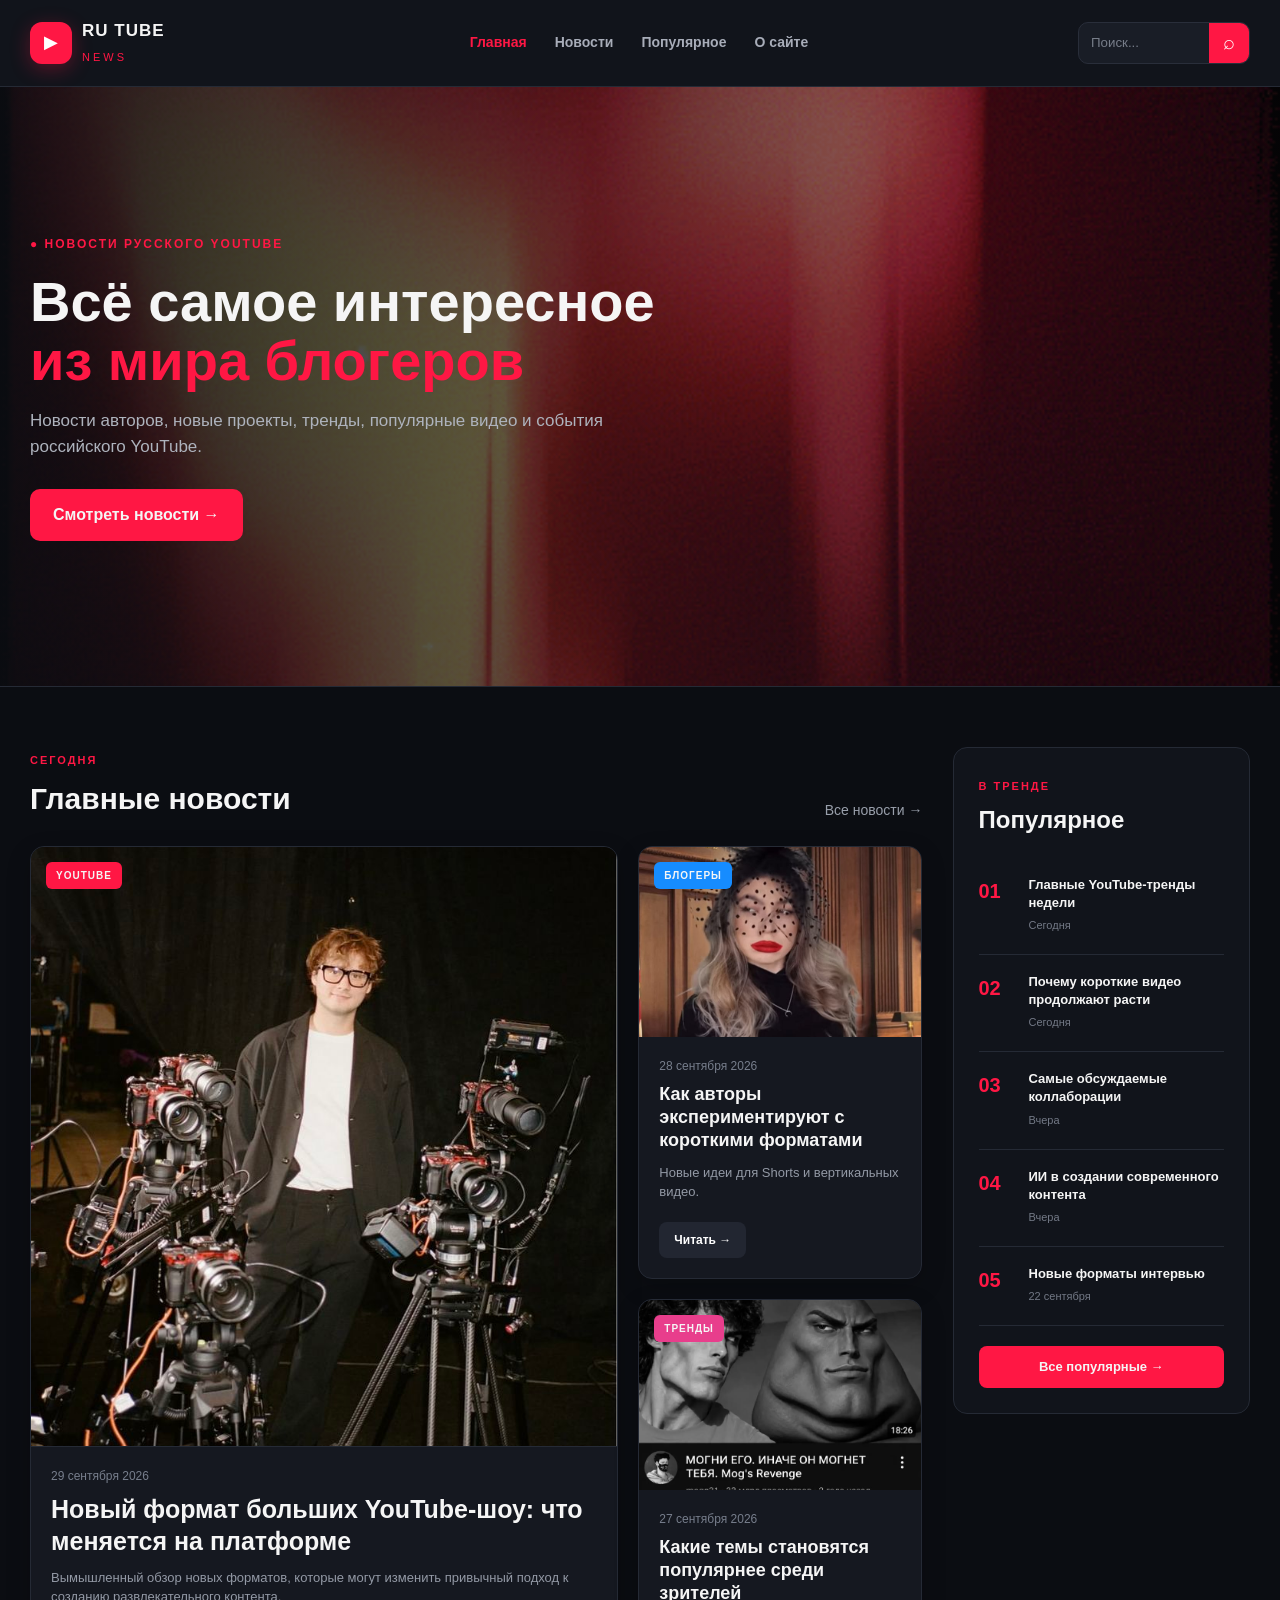
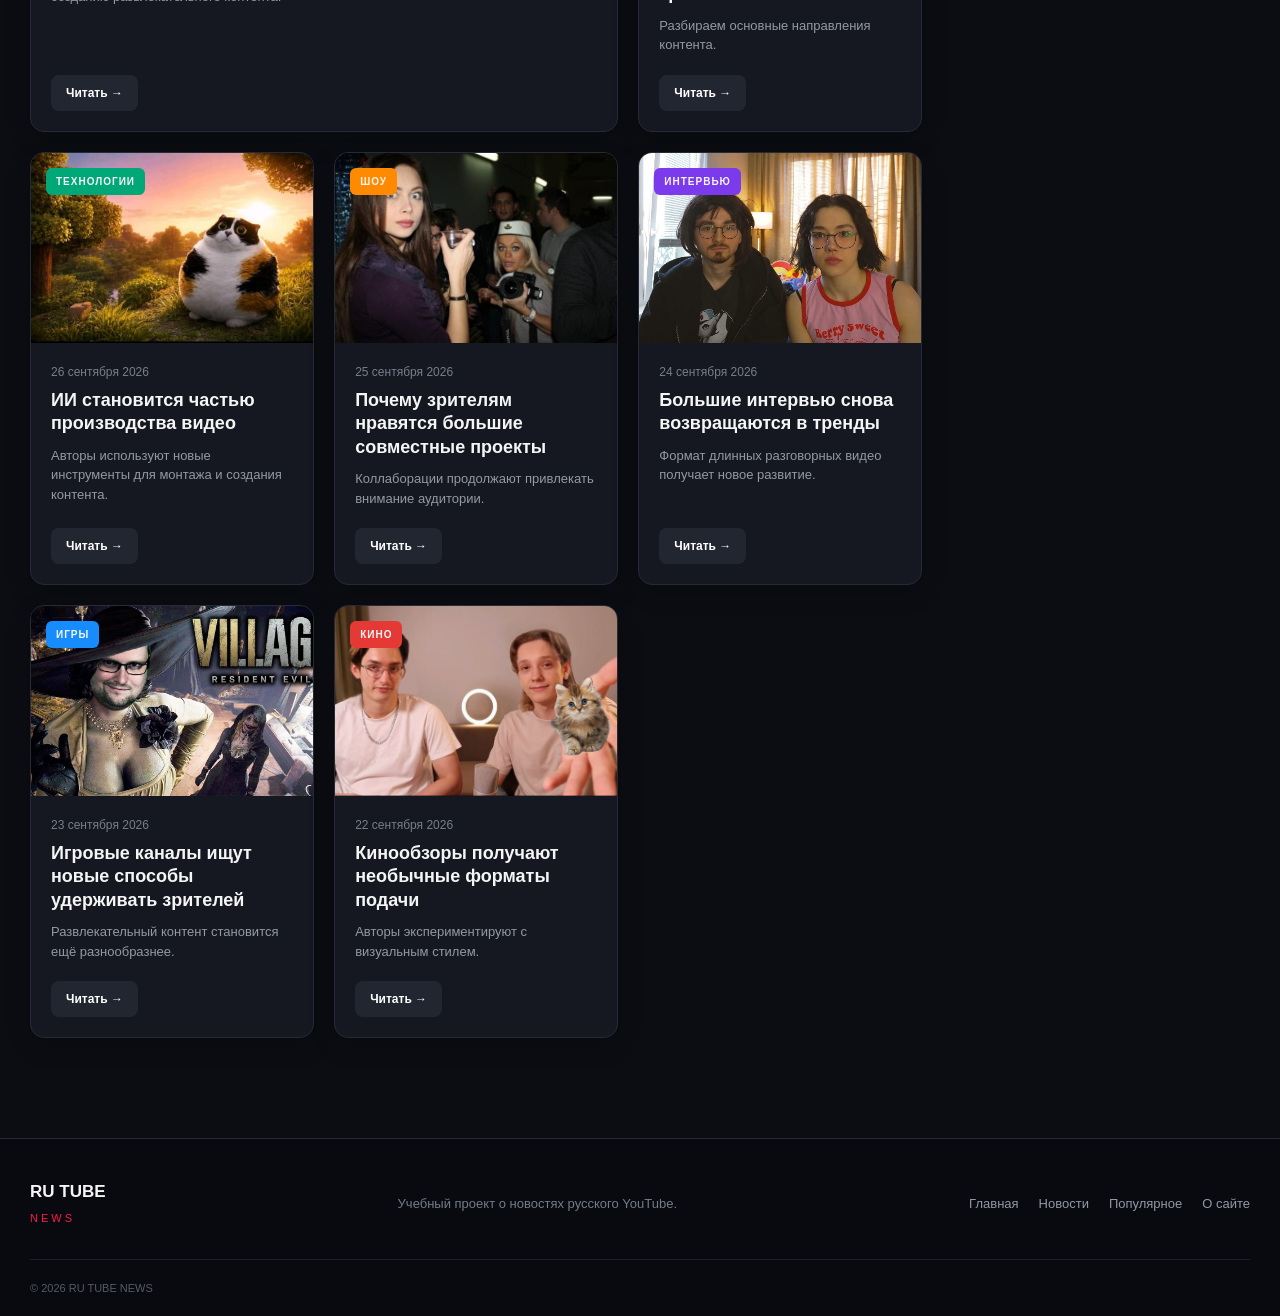
<file: index.html>
<!DOCTYPE html>
<html lang="ru">
<head>
    <meta charset="UTF-8">
    <meta name="viewport" content="width=device-width, initial-scale=1.0">

    <title>RUTUBE</title>

    <link rel="stylesheet" href="./styles/style.css">

    <meta charset="UTF-8">
    <meta name="viewport" content="width=device-width, initial-scale=1.0">

    <title>RU TUBE NEWS — Новости русского YouTube</title>

    <link rel="stylesheet" href="./styles/style.css">
</head>

<body>

<!-- ================= HEADER ================= -->

<header class="header">

    <div class="header-inner">

        <a href="index.html" class="logo">
            <span class="logo-icon">▶</span>
            <span>
                <strong>RU TUBE</strong>
                <small>NEWS</small>
            </span>
        </a>

        <nav class="menu">
            <a href="index.html" class="active">Главная</a>
            <a href="news.html">Новости</a>
            <a href="popular.html">Популярное</a>
            <a href="about.html">О сайте</a>
        </nav>

        <div class="search">
            <input type="text" id="searchInput" placeholder="Поиск...">
            <button onclick="searchNews()">⌕</button>
        </div>

    </div>

</header>


<!-- ================= HERO ================= -->

<section class="hero">

    <div class="hero-content">

        <span class="hero-label">● НОВОСТИ РУССКОГО YOUTUBE</span>

        <h1>
            Всё самое интересное
            <span>из мира блогеров</span>
        </h1>

        <p>
            Новости авторов, новые проекты, тренды,
            популярные видео и события российского YouTube.
        </p>

        <a href="news.html" class="hero-button">
            Смотреть новости →
        </a>

    </div>

</section>


<!-- ================= MAIN ================= -->

<main class="container">

    <div class="content">

        <!-- ===== NEWS ===== -->

        <section>

            <div class="section-title">

                <div>
                    <span class="section-label">СЕГОДНЯ</span>
                    <h2>Главные новости</h2>
                </div>

                <a href="news.html" class="all-news">
                    Все новости →
                </a>

            </div>


            <div class="news-grid">


                <!-- MAIN NEWS -->

                <article class="news-card main-news">

                    <div class="news-image">

                        <img src="./img/main.jpg" alt="Новость">
                        

                        <span class="category">YOUTUBE</span>

                    </div>

                    <div class="news-info">

                        <span class="date">29 сентября 2026</span>

                        <h3>
                            Новый формат больших YouTube-шоу:
                            что меняется на платформе
                        </h3>

                        <p>
                            Вымышленный обзор новых форматов,
                            которые могут изменить привычный
                            подход к созданию развлекательного контента.
                        </p>

                        <a href="news.html" class="read-button">
                            Читать →
                        </a>

                    </div>

                </article>


                <!-- NEWS 2 -->

                <article class="news-card">

                    <div class="news-image">

                        <img src="./img/news1.jpg" alt="Новость">

                        <span class="category blue">
                            БЛОГЕРЫ
                        </span>

                    </div>

                    <div class="news-info">

                        <span class="date">28 сентября 2026</span>

                        <h3>
                            Как авторы экспериментируют
                            с короткими форматами
                        </h3>

                        <p>
                            Новые идеи для Shorts и вертикальных видео.
                        </p>

                        <a href="news.html" class="read-button">
                            Читать →
                        </a>

                    </div>

                </article>


                <!-- NEWS 3 -->

                <article class="news-card">

                    <div class="news-image">

                        <img src="./img/news2.jpg" alt="Новость">

                        <span class="category pink">
                            ТРЕНДЫ
                        </span>

                    </div>

                    <div class="news-info">

                        <span class="date">27 сентября 2026</span>

                        <h3>
                            Какие темы становятся популярнее
                            среди зрителей
                        </h3>

                        <p>
                            Разбираем основные направления контента.
                        </p>

                        <a href="news.html" class="read-button">
                            Читать →
                        </a>

                    </div>

                </article>


                <!-- NEWS 4 -->

                <article class="news-card">

                    <div class="news-image">

                        <img src="./img/news31.jpg" alt="Новость">

                        <span class="category green">
                            ТЕХНОЛОГИИ
                        </span>

                    </div>

                    <div class="news-info">

                        <span class="date">26 сентября 2026</span>

                        <h3>
                            ИИ становится частью
                            производства видео
                        </h3>

                        <p>
                            Авторы используют новые инструменты
                            для монтажа и создания контента.
                        </p>

                        <a href="news.html" class="read-button">
                            Читать →
                        </a>

                    </div>

                </article>


                <!-- NEWS 5 -->

                <article class="news-card">

                    <div class="news-image">

                        <img src="./img/news41.jpg" alt="Новость">

                        <span class="category orange">
                            ШОУ
                        </span>

                    </div>

                    <div class="news-info">

                        <span class="date">25 сентября 2026</span>

                        <h3>
                            Почему зрителям нравятся
                            большие совместные проекты
                        </h3>

                        <p>
                            Коллаборации продолжают привлекать
                            внимание аудитории.
                        </p>

                        <a href="news.html" class="read-button">
                            Читать →
                        </a>

                    </div>

                </article>


                <!-- NEWS 6 -->

                <article class="news-card">

                    <div class="news-image">

                        <img src="./img/news5.jpg" alt="Новость">

                        <span class="category purple">
                            ИНТЕРВЬЮ
                        </span>

                    </div>

                    <div class="news-info">

                        <span class="date">24 сентября 2026</span>

                        <h3>
                            Большие интервью снова
                            возвращаются в тренды
                        </h3>

                        <p>
                            Формат длинных разговорных видео
                            получает новое развитие.
                        </p>

                        <a href="news.html" class="read-button">
                            Читать →
                        </a>

                    </div>

                </article>


                <!-- NEWS 7 -->

                <article class="news-card">

                    <div class="news-image">

                        <img src="./img/news6.jpg" alt="Новость">

                        <span class="category blue">
                            ИГРЫ
                        </span>

                    </div>

                    <div class="news-info">

                        <span class="date">23 сентября 2026</span>

                        <h3>
                            Игровые каналы ищут новые
                            способы удерживать зрителей
                        </h3>

                        <p>
                            Развлекательный контент становится
                            ещё разнообразнее.
                        </p>

                        <a href="news.html" class="read-button">
                            Читать →
                        </a>

                    </div>

                </article>


                <!-- NEWS 8 -->

                <article class="news-card">

                    <div class="news-image">

                        <img src="./img/news7.jpg" alt="Новость">

                        <span class="category red">
                            КИНО
                        </span>

                    </div>

                    <div class="news-info">

                        <span class="date">22 сентября 2026</span>

                        <h3>
                            Кинообзоры получают необычные
                            форматы подачи
                        </h3>

                        <p>
                            Авторы экспериментируют с визуальным стилем.
                        </p>

                        <a href="news.html" class="read-button">
                            Читать →
                        </a>

                    </div>

                </article>

            </div>

        </section>


        <!-- ================= SIDEBAR ================= -->

        <aside class="sidebar">

            <div class="sidebar-title">

                <span class="section-label">
                    В ТРЕНДЕ
                </span>

                <h2>Популярное</h2>

            </div>


            <div class="popular-list">

                <a href="popular.html" class="popular-item">

                    <span class="number">01</span>

                    <div>
                        <h3>
                            Главные YouTube-тренды недели
                        </h3>
                        <small>Сегодня</small>
                    </div>

                </a>


                <a href="popular.html" class="popular-item">

                    <span class="number">02</span>

                    <div>
                        <h3>
                            Почему короткие видео
                            продолжают расти
                        </h3>
                        <small>Сегодня</small>
                    </div>

                </a>


                <a href="popular.html" class="popular-item">

                    <span class="number">03</span>

                    <div>
                        <h3>
                            Самые обсуждаемые
                            коллаборации
                        </h3>
                        <small>Вчера</small>
                    </div>

                </a>


                <a href="popular.html" class="popular-item">

                    <span class="number">04</span>

                    <div>
                        <h3>
                            ИИ в создании
                            современного контента
                        </h3>
                        <small>Вчера</small>
                    </div>

                </a>


                <a href="popular.html" class="popular-item">

                    <span class="number">05</span>

                    <div>
                        <h3>
                            Новые форматы
                            интервью
                        </h3>
                        <small>22 сентября</small>
                    </div>

                </a>

            </div>


            <a href="popular.html" class="sidebar-button">
                Все популярные →
            </a>

        </aside>

    </div>

</main>


<!-- ================= FOOTER ================= -->

<footer class="footer">

    <div class="footer-inner">

        <div class="footer-logo">
            <strong>RU TUBE</strong>
            <span>NEWS</span>
        </div>

        <p>
            Учебный проект о новостях русского YouTube.
        </p>

        <div class="footer-links">
            <a href="index.html">Главная</a>
            <a href="news.html">Новости</a>
            <a href="popular.html">Популярное</a>
            <a href="about.html">О сайте</a>
        </div>

    </div>

    <div class="copyright">
        © 2026 RU TUBE NEWS
    </div>

</footer>


<script>

function searchNews() {

    let input = document.getElementById("searchInput").value;

    if (input.trim() === "") {

        alert("Введите название новости");

    } else {

        window.location.href = "news.html";

    }

}

</script>

</body>
</html>
</file>
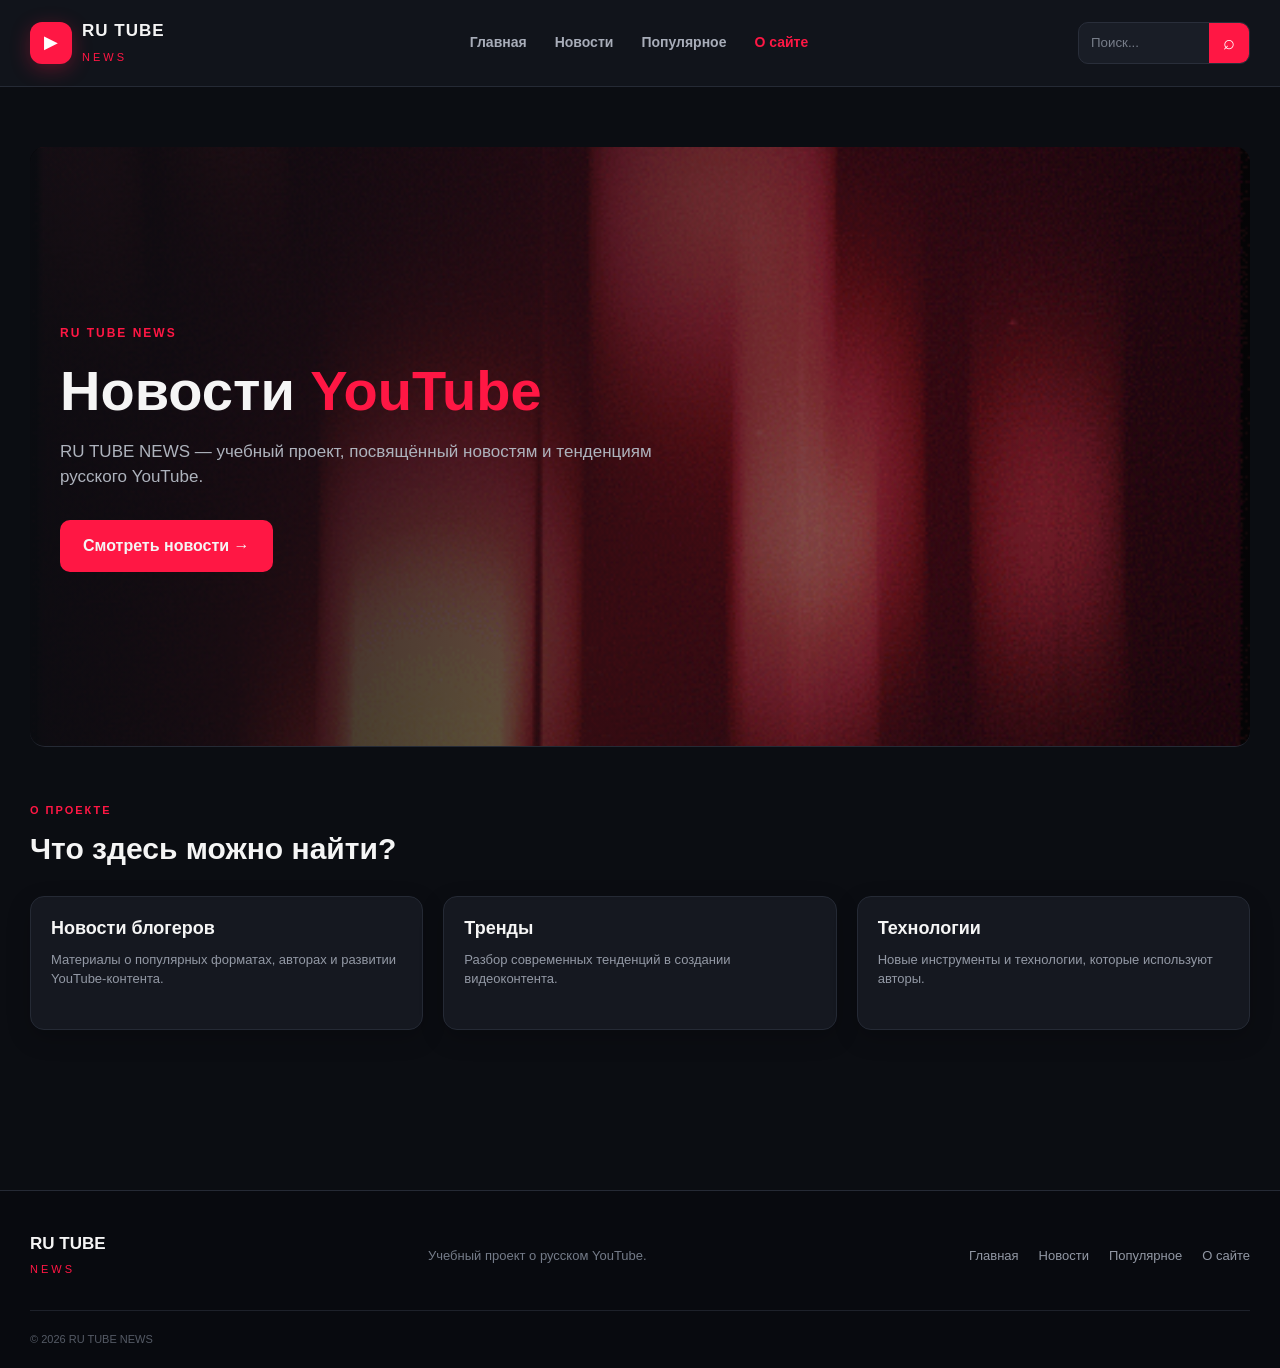
<file: about.html>
<!DOCTYPE html>
<html lang="ru">

<head>

    <meta charset="UTF-8">

    <meta
        name="viewport"
        content="width=device-width, initial-scale=1.0">

    <title>О сайте — RU TUBE NEWS</title>

    <link rel="stylesheet" href="./styles/style.css">

</head>


<body>


<header class="header">

    <div class="header-inner">


        <a href="index.html" class="logo">

            <span class="logo-icon">
                ▶
            </span>

            <span>

                <strong>
                    RU TUBE
                </strong>

                <small>
                    NEWS
                </small>

            </span>

        </a>


        <nav class="menu">

            <a href="index.html">
                Главная
            </a>

            <a href="news.html">
                Новости
            </a>

            <a href="popular.html">
                Популярное
            </a>

            <a href="about.html"
               class="active">

                О сайте

            </a>

        </nav>


        <div class="search">

            <input
                type="text"
                placeholder="Поиск...">

            <button onclick="alert('Функция поиска')">
                ⌕
            </button>

        </div>


    </div>

</header>



<main class="container">


    <section class="hero"
             style="border-radius: 15px;">

        <div class="hero-content">

            <span class="hero-label">
                RU TUBE NEWS
            </span>


            <h1>

                Новости
                <span>YouTube</span>

            </h1>


            <p>

                RU TUBE NEWS — учебный проект,
                посвящённый новостям и тенденциям
                русского YouTube.

            </p>


            <a href="news.html"
               class="hero-button">

                Смотреть новости →

            </a>

        </div>

    </section>



    <section style="margin-top: 50px;">


        <div class="section-title">

            <div>

                <span class="section-label">
                    О ПРОЕКТЕ
                </span>

                <h2>
                    Что здесь можно найти?
                </h2>

            </div>

        </div>


        <div class="news-grid">


            <article class="news-card">

                <div class="news-info">


                    <h3>
                        Новости блогеров
                    </h3>

                    <p>
                        Материалы о популярных форматах,
                        авторах и развитии YouTube-контента.
                    </p>

                </div>

            </article>


            <article class="news-card">

                <div class="news-info">

                    

                    <h3>
                        Тренды
                    </h3>

                    <p>
                        Разбор современных тенденций
                        в создании видеоконтента.
                    </p>

                </div>

            </article>


            <article class="news-card">

                <div class="news-info">

                    

                    <h3>
                        Технологии
                    </h3>

                    <p>
                        Новые инструменты и технологии,
                        которые используют авторы.
                    </p>

                </div>

            </article>


        </div>

    </section>


</main>



<footer class="footer">

    <div class="footer-inner">

        <div class="footer-logo">

            <strong>
                RU TUBE
            </strong>

            <span>
                NEWS
            </span>

        </div>


        <p>
            Учебный проект о русском YouTube.
        </p>


        <div class="footer-links">

            <a href="index.html">
                Главная
            </a>

            <a href="news.html">
                Новости
            </a>

            <a href="popular.html">
                Популярное
            </a>

            <a href="about.html">
                О сайте
            </a>

        </div>

    </div>


    <div class="copyright">
        © 2026 RU TUBE NEWS
    </div>

</footer>


</body>
</html>
</file>
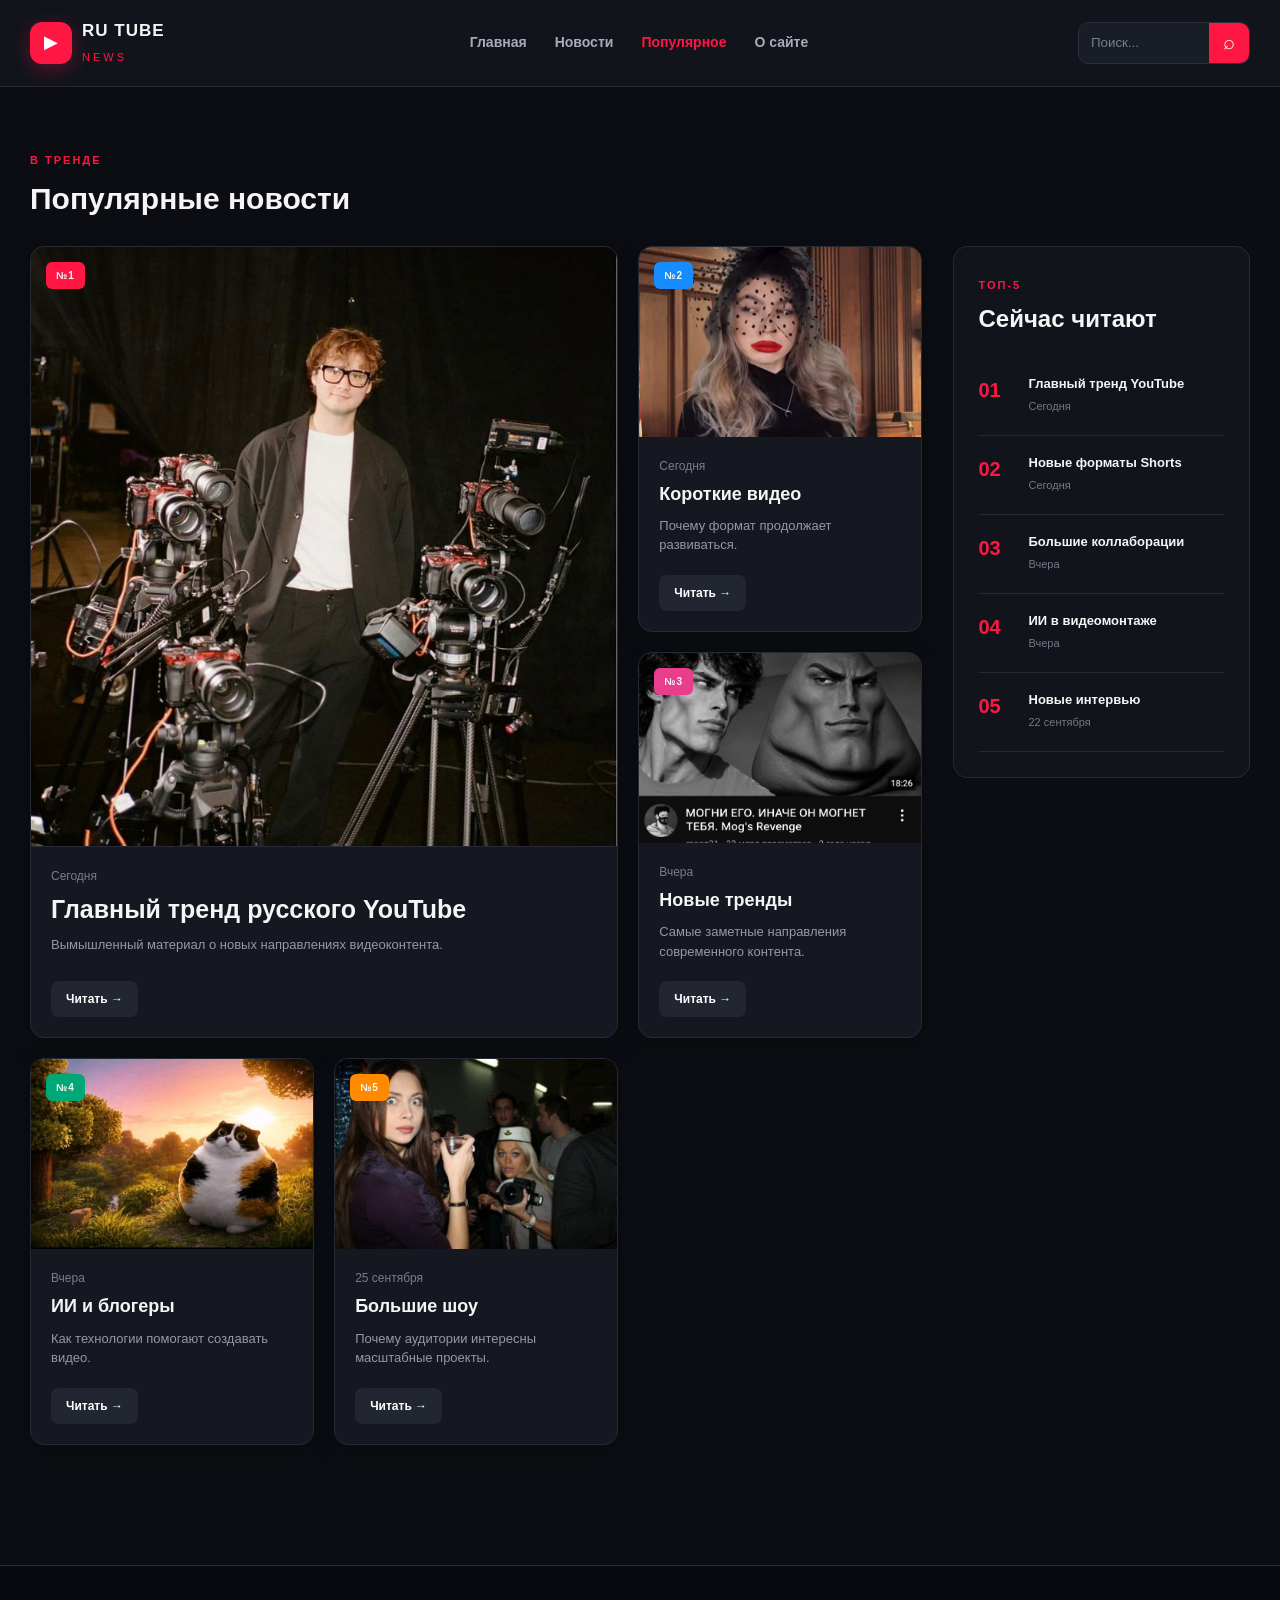
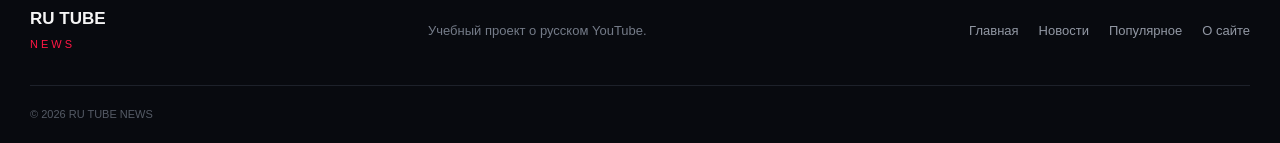
<file: popular.html>
<!DOCTYPE html>
<html lang="ru">

<head>

    <meta charset="UTF-8">

    <meta
        name="viewport"
        content="width=device-width, initial-scale=1.0">

    <title>Популярное — RU TUBE NEWS</title>

    <link rel="stylesheet" href="./styles/style.css">

</head>


<body>


<header class="header">

    <div class="header-inner">


        <a href="index.html" class="logo">

            <span class="logo-icon">
                ▶
            </span>

            <span>

                <strong>
                    RU TUBE
                </strong>

                <small>
                    NEWS
                </small>

            </span>

        </a>


        <nav class="menu">

            <a href="index.html">
                Главная
            </a>

            <a href="news.html">
                Новости
            </a>

            <a href="popular.html"
               class="active">
                Популярное
            </a>

            <a href="about.html">
                О сайте
            </a>

        </nav>


        <div class="search">

            <input
                type="text"
                placeholder="Поиск...">

            <button onclick="alert('Введите запрос в поиске')">
                ⌕
            </button>

        </div>


    </div>

</header>



<main class="container">


    <div class="section-title">

        <div>

            <span class="section-label">
                В ТРЕНДЕ
            </span>

            <h2>
                Популярные новости
            </h2>

        </div>

    </div>



    <div class="content">


        <section>

            <div class="news-grid">


                <article class="news-card main-news">

                    <div class="news-image">

                        <img src="./img/main.jpg" alt="Новость">

                        <span class="category">
                            №1
                        </span>

                    </div>

                    <div class="news-info">

                        <span class="date">
                            Сегодня
                        </span>

                        <h3>
                            Главный тренд русского YouTube
                        </h3>

                        <p>
                            Вымышленный материал о новых
                            направлениях видеоконтента.
                        </p>

                        <a href="news.html"
                           class="read-button">

                            Читать →

                        </a>

                    </div>

                </article>


                <article class="news-card">

                    <div class="news-image">

                        <img src="./img/news1.jpg" alt="Новость">

                        <span class="category blue">
                            №2
                        </span>

                    </div>

                    <div class="news-info">

                        <span class="date">
                            Сегодня
                        </span>

                        <h3>
                            Короткие видео
                        </h3>

                        <p>
                            Почему формат продолжает
                            развиваться.
                        </p>

                        <a href="news.html"
                           class="read-button">

                            Читать →

                        </a>

                    </div>

                </article>


                <article class="news-card">

                    <div class="news-image">

                        <img src="./img/news2.jpg" alt="Новость">

                        <span class="category pink">
                            №3
                        </span>

                    </div>

                    <div class="news-info">

                        <span class="date">
                            Вчера
                        </span>

                        <h3>
                            Новые тренды
                        </h3>

                        <p>
                            Самые заметные направления
                            современного контента.
                        </p>

                        <a href="news.html"
                           class="read-button">

                            Читать →

                        </a>

                    </div>

                </article>


                <article class="news-card">

                    <div class="news-image">

                        <img src="./img/news31.jpg" alt="Новость">

                        <span class="category green">
                            №4
                        </span>

                    </div>

                    <div class="news-info">

                        <span class="date">
                            Вчера
                        </span>

                        <h3>
                            ИИ и блогеры
                        </h3>

                        <p>
                            Как технологии помогают
                            создавать видео.
                        </p>

                        <a href="news.html"
                           class="read-button">

                            Читать →

                        </a>

                    </div>

                </article>


                <article class="news-card">

                    <div class="news-image">

                        <img src="./img/news41.jpg" alt="Новость">

                        <span class="category orange">
                            №5
                        </span>

                    </div>

                    <div class="news-info">

                        <span class="date">
                            25 сентября
                        </span>

                        <h3>
                            Большие шоу
                        </h3>

                        <p>
                            Почему аудитории интересны
                            масштабные проекты.
                        </p>

                        <a href="news.html"
                           class="read-button">

                            Читать →

                        </a>

                    </div>

                </article>


            </div>

        </section>


        <aside class="sidebar">

            <div class="sidebar-title">

                <span class="section-label">
                    ТОП-5
                </span>

                <h2>
                    Сейчас читают
                </h2>

            </div>


            <div class="popular-list">

                <a href="news.html"
                   class="popular-item">

                    <span class="number">
                        01
                    </span>

                    <div>

                        <h3>
                            Главный тренд YouTube
                        </h3>

                        <small>
                            Сегодня
                        </small>

                    </div>

                </a>


                <a href="news.html"
                   class="popular-item">

                    <span class="number">
                        02
                    </span>

                    <div>

                        <h3>
                            Новые форматы Shorts
                        </h3>

                        <small>
                            Сегодня
                        </small>

                    </div>

                </a>


                <a href="news.html"
                   class="popular-item">

                    <span class="number">
                        03
                    </span>

                    <div>

                        <h3>
                            Большие коллаборации
                        </h3>

                        <small>
                            Вчера
                        </small>

                    </div>

                </a>


                <a href="news.html"
                   class="popular-item">

                    <span class="number">
                        04
                    </span>

                    <div>

                        <h3>
                            ИИ в видеомонтаже
                        </h3>

                        <small>
                            Вчера
                        </small>

                    </div>

                </a>


                <a href="news.html"
                   class="popular-item">

                    <span class="number">
                        05
                    </span>

                    <div>

                        <h3>
                            Новые интервью
                        </h3>

                        <small>
                            22 сентября
                        </small>

                    </div>

                </a>

            </div>

        </aside>

    </div>

</main>



<footer class="footer">

    <div class="footer-inner">

        <div class="footer-logo">

            <strong>
                RU TUBE
            </strong>

            <span>
                NEWS
            </span>

        </div>


        <p>
            Учебный проект о русском YouTube.
        </p>


        <div class="footer-links">

            <a href="index.html">
                Главная
            </a>

            <a href="news.html">
                Новости
            </a>

            <a href="popular.html">
                Популярное
            </a>

            <a href="about.html">
                О сайте
            </a>

        </div>

    </div>


    <div class="copyright">
        © 2026 RU TUBE NEWS
    </div>

</footer>


</body>
</html>
</file>
<file: styles/style.css>
/* =========================================
   ОСНОВНЫЕ НАСТРОЙКИ
========================================= */

* {
    margin: 0;
    padding: 0;
    box-sizing: border-box;
}

html {
    scroll-behavior: smooth;
}

body {
    font-family: Arial, Helvetica, sans-serif;
    background: #0b0d12;
    color: #f5f5f5;
    line-height: 1.5;
}

a {
    text-decoration: none;
    color: inherit;
}

img {
    width: 100%;
    display: block;
}


/* =========================================
   HEADER
========================================= */

.header {
    width: 100%;
    background: #11141b;
    border-bottom: 1px solid #252a35;
    position: sticky;
    top: 0;
    z-index: 1000;
}

.header-inner {
    max-width: 1400px;
    margin: auto;
    padding: 18px 30px;

    display: flex;
    align-items: center;
    justify-content: space-between;
    gap: 30px;
}


/* LOGO */

.logo {
    display: flex;
    align-items: center;
    gap: 10px;

    min-width: 170px;
}

.logo-icon {
    width: 42px;
    height: 42px;

    display: flex;
    align-items: center;
    justify-content: center;

    background: #ff1744;
    color: white;

    border-radius: 12px;

    font-size: 18px;

    box-shadow: 0 5px 20px rgba(255, 23, 68, 0.3);
}

.logo strong {
    display: block;
    font-size: 17px;
    letter-spacing: 1px;
}

.logo small {
    color: #ff1744;
    font-size: 11px;
    letter-spacing: 3px;
}


/* MENU */

.menu {
    display: flex;
    align-items: center;
    gap: 28px;
}

.menu a {
    color: #a8adb9;
    font-size: 14px;
    font-weight: 600;

    transition: 0.3s;
}

.menu a:hover,
.menu a.active {
    color: white;
}

.menu a.active {
    color: #ff1744;
}


/* SEARCH */

.search {
    display: flex;
    align-items: center;

    background: #191d26;
    border: 1px solid #292e3a;

    border-radius: 10px;

    overflow: hidden;
}

.search input {
    width: 130px;

    padding: 10px 12px;

    background: transparent;
    border: none;
    outline: none;

    color: white;
}

.search input::placeholder {
    color: #777d89;
}

.search button {
    width: 40px;
    height: 40px;

    border: none;

    background: #ff1744;
    color: white;

    cursor: pointer;

    font-size: 20px;

    transition: 0.3s;
}

.search button:hover {
    background: #e00035;
}


/* =========================================
   HERO
========================================= */

.hero {
    min-height: 430px;

    width: 100%;
    min-height: 600px;

    display: flex;
    align-items: center;

    background:
        linear-gradient(
            90deg,
            rgba(11, 13, 18, 0.9),
            rgba(11, 13, 18, 0.3)
        ),
        url("../img/main52.gif") center / cover no-repeat;

    border-bottom: 1px solid #252a35;

}

.hero-content {
    width: 100%;
    max-width: 1400px;

    margin: auto;
    padding: 70px 30px;
}

.hero-label {
    color: #ff1744;

    font-size: 12px;
    font-weight: bold;

    letter-spacing: 2px;
}

.hero h1 {
    max-width: 700px;

    margin: 18px 0;

    font-size: 56px;
    line-height: 1.05;
}

.hero h1 span {
    color: #ff1744;
}

.hero p {
    max-width: 600px;

    margin-bottom: 30px;

    color: #aeb3bd;
    font-size: 17px;
}

.hero-button {
    display: inline-block;

    padding: 14px 23px;

    background: #ff1744;
    border-radius: 10px;

    font-weight: bold;

    transition: 0.3s;
}

.hero-button:hover {
    background: #e00035;
    transform: translateY(-3px);

    box-shadow: 0 10px 25px rgba(255, 23, 68, 0.25);
}


/* =========================================
   CONTAINER
========================================= */

.container {
    max-width: 1400px;

    margin: auto;
    padding: 60px 30px;
}


/* =========================================
   CONTENT GRID
========================================= */

.content {

    display: grid;

    grid-template-columns: 3fr 1fr;

    gap: 30px;

    align-items: start;
}


/* =========================================
   SECTION TITLE
========================================= */

.section-title {
    display: flex;

    justify-content: space-between;
    align-items: end;

    margin-bottom: 25px;
}

.section-label {
    color: #ff1744;

    font-size: 11px;
    font-weight: bold;

    letter-spacing: 2px;
}

.section-title h2,
.sidebar-title h2 {
    margin-top: 5px;

    font-size: 30px;
}

.all-news {
    color: #999fab;

    font-size: 14px;

    transition: 0.3s;
}

.all-news:hover {
    color: #ff1744;
}


/* =========================================
   NEWS GRID
========================================= */

.news-grid {

    display: grid;

    grid-template-columns: repeat(3, 1fr);

    grid-template-rows: repeat(4, auto);

    gap: 20px;
}


/* =========================================
   NEWS CARD
========================================= */

.news-card {

    background: #151820;

    border: 1px solid #252a35;

    border-radius: 14px;

    overflow: hidden;

    box-shadow: 0 8px 25px rgba(0, 0, 0, 0.2);

    transition: 0.3s;

    display: flex;
    flex-direction: column;
}

.news-card:hover {

    transform: translateY(-5px);

    border-color: #ff1744;

    box-shadow:
        0 15px 35px rgba(0, 0, 0, 0.35),
        0 0 20px rgba(255, 23, 68, 0.08);
}


/* =========================================
   MAIN NEWS
========================================= */

.main-news {

    grid-column: span 2;

    grid-row: span 2;
}


/* =========================================
   IMAGE
========================================= */

.news-image {
    height: 190px;

    position: relative;

    overflow: hidden;
}

.main-news .news-image {
     min-height: 430px;

    width: 100%;
    min-height: 600px;

    display: flex;
    align-items: center;

    background:
        linear-gradient(
            90deg,
            rgba(11, 13, 18, 0.9),
            rgba(11, 13, 18, 0.3)
        ),
        url("../img/main.jpg") center / cover no-repeat;

    border-bottom: 1px solid #252a35;

    height: 280px;
}

.news-image img {

    width: 100%;
    height: 100%;

    object-fit: cover;

    transition: 0.5s;
}

.news-card:hover .news-image img {
    transform: scale(1.05);
}


/* CATEGORY */

.category {

    position: absolute;

    left: 15px;
    top: 15px;

    padding: 6px 10px;

    background: #ff1744;

    border-radius: 6px;

    font-size: 10px;
    font-weight: bold;

    letter-spacing: 1px;
}

.category.blue {
    background: #168cff;
}

.category.pink {
    background: #e83e8c;
}

.category.green {
    background: #00a878;
}

.category.orange {
    background: #ff8a00;
}

.category.purple {
    background: #7c3aed;
}

.category.red {
    background: #e53935;
}


/* =========================================
   NEWS INFO
========================================= */

.news-info {
    padding: 20px;

    display: flex;
    flex-direction: column;

    flex: 1;
}

.date {
    color: #777e8c;

    font-size: 12px;

    margin-bottom: 8px;
}

.news-info h3 {
    font-size: 18px;
    line-height: 1.3;

    margin-bottom: 10px;
}

.main-news .news-info h3 {
    font-size: 25px;
}

.news-info p {
    color: #9399a5;

    font-size: 13px;

    margin-bottom: 20px;
}

.read-button {

    margin-top: auto;

    width: fit-content;

    padding: 9px 15px;

    border-radius: 8px;

    background: #222631;

    color: white;

    font-size: 12px;
    font-weight: bold;

    transition: 0.3s;
}

.read-button:hover {
    background: #ff1744;
}


/* =========================================
   SIDEBAR
========================================= */

.sidebar {

    background: #11141b;

    border: 1px solid #252a35;

    border-radius: 14px;

    padding: 25px;

    position: sticky;
    top: 95px;
}

.sidebar-title {
    margin-bottom: 20px;
}

.sidebar-title h2 {
    font-size: 24px;
}


/* POPULAR */

.popular-list {
    display: flex;

    flex-direction: column;
}

.popular-item {

    display: grid;

    grid-template-columns: 40px 1fr;

    gap: 10px;

    padding: 18px 0;

    border-bottom: 1px solid #252a35;

    transition: 0.3s;
}

.popular-item:hover {
    transform: translateX(5px);
}

.number {

    color: #ff1744;

    font-size: 20px;
    font-weight: bold;
}

.popular-item h3 {
    font-size: 13px;

    line-height: 1.4;
}

.popular-item small {
    color: #737986;

    font-size: 11px;
}

.sidebar-button {

    display: block;

    text-align: center;

    margin-top: 20px;

    padding: 11px;

    background: #ff1744;

    border-radius: 8px;

    font-size: 13px;
    font-weight: bold;

    transition: 0.3s;
}

.sidebar-button:hover {
    background: #e00035;
}


/* =========================================
   FOOTER
========================================= */

.footer {

    margin-top: 40px;

    padding: 40px 30px 20px;

    background: #080a0f;

    border-top: 1px solid #252a35;
}

.footer-inner {

    max-width: 1400px;

    margin: auto;

    display: flex;

    justify-content: space-between;

    align-items: center;

    gap: 30px;
}

.footer-logo strong {
    display: block;

    font-size: 17px;
}

.footer-logo span {
    color: #ff1744;

    font-size: 11px;

    letter-spacing: 3px;
}

.footer p {
    color: #747b88;

    font-size: 13px;
}

.footer-links {
    display: flex;
    gap: 20px;
}

.footer-links a {

    color: #9298a4;

    font-size: 13px;

    transition: 0.3s;
}

.footer-links a:hover {
    color: #ff1744;
}

.copyright {

    max-width: 1400px;

    margin: 30px auto 0;

    padding-top: 20px;

    border-top: 1px solid #1d212a;

    color: #555b66;

    font-size: 11px;
}


/* =========================================
   ADAPTIVE 768px
========================================= */

@media (max-width: 1000px) {

    .header-inner {
        flex-wrap: wrap;
    }

    .menu {
        order: 3;

        width: 100%;

        justify-content: center;
    }

    .content {
        grid-template-columns: 1fr;
    }

    .sidebar {
        position: static;
    }

}


@media (max-width: 768px) {

    .hero h1 {
        font-size: 42px;
    }

    .news-grid {

        grid-template-columns: 1fr 1fr;

        grid-template-rows: auto;
    }

    .main-news {

        grid-column: auto;

        grid-row: auto;
    }

    .main-news .news-image {
        height: 220px;
    }

    .main-news .news-info h3 {
        font-size: 20px;
    }

    .footer-inner {
        flex-direction: column;

        align-items: flex-start;
    }

}


/* =========================================
   ADAPTIVE 480px
========================================= */

@media (max-width: 480px) {

    .header-inner {
        padding: 15px;
    }

    .menu {

        gap: 12px;

        overflow-x: auto;

        justify-content: flex-start;
    }

    .menu a {
        white-space: nowrap;

        font-size: 12px;
    }

    .search {
        width: 100%;
    }

    .search input {
        width: 100%;
    }

    .hero {
        min-height: 400px;
    }

    .hero-content {
        padding: 50px 20px;
    }

    .hero h1 {
        font-size: 34px;
    }

    .hero p {
        font-size: 14px;
    }

    .container {
        padding: 40px 15px;
    }

    .section-title {
        align-items: start;

        flex-direction: column;

        gap: 10px;
    }

    .news-grid {

        grid-template-columns: 1fr;
    }

    .main-news {

        grid-column: auto;

        grid-row: auto;
    }

    .news-image,
    .main-news .news-image {
        height: 210px;
    }

    .footer {
        padding: 35px 15px 20px;
    }

    .footer-links {
        flex-wrap: wrap;
    }

}
</file>
